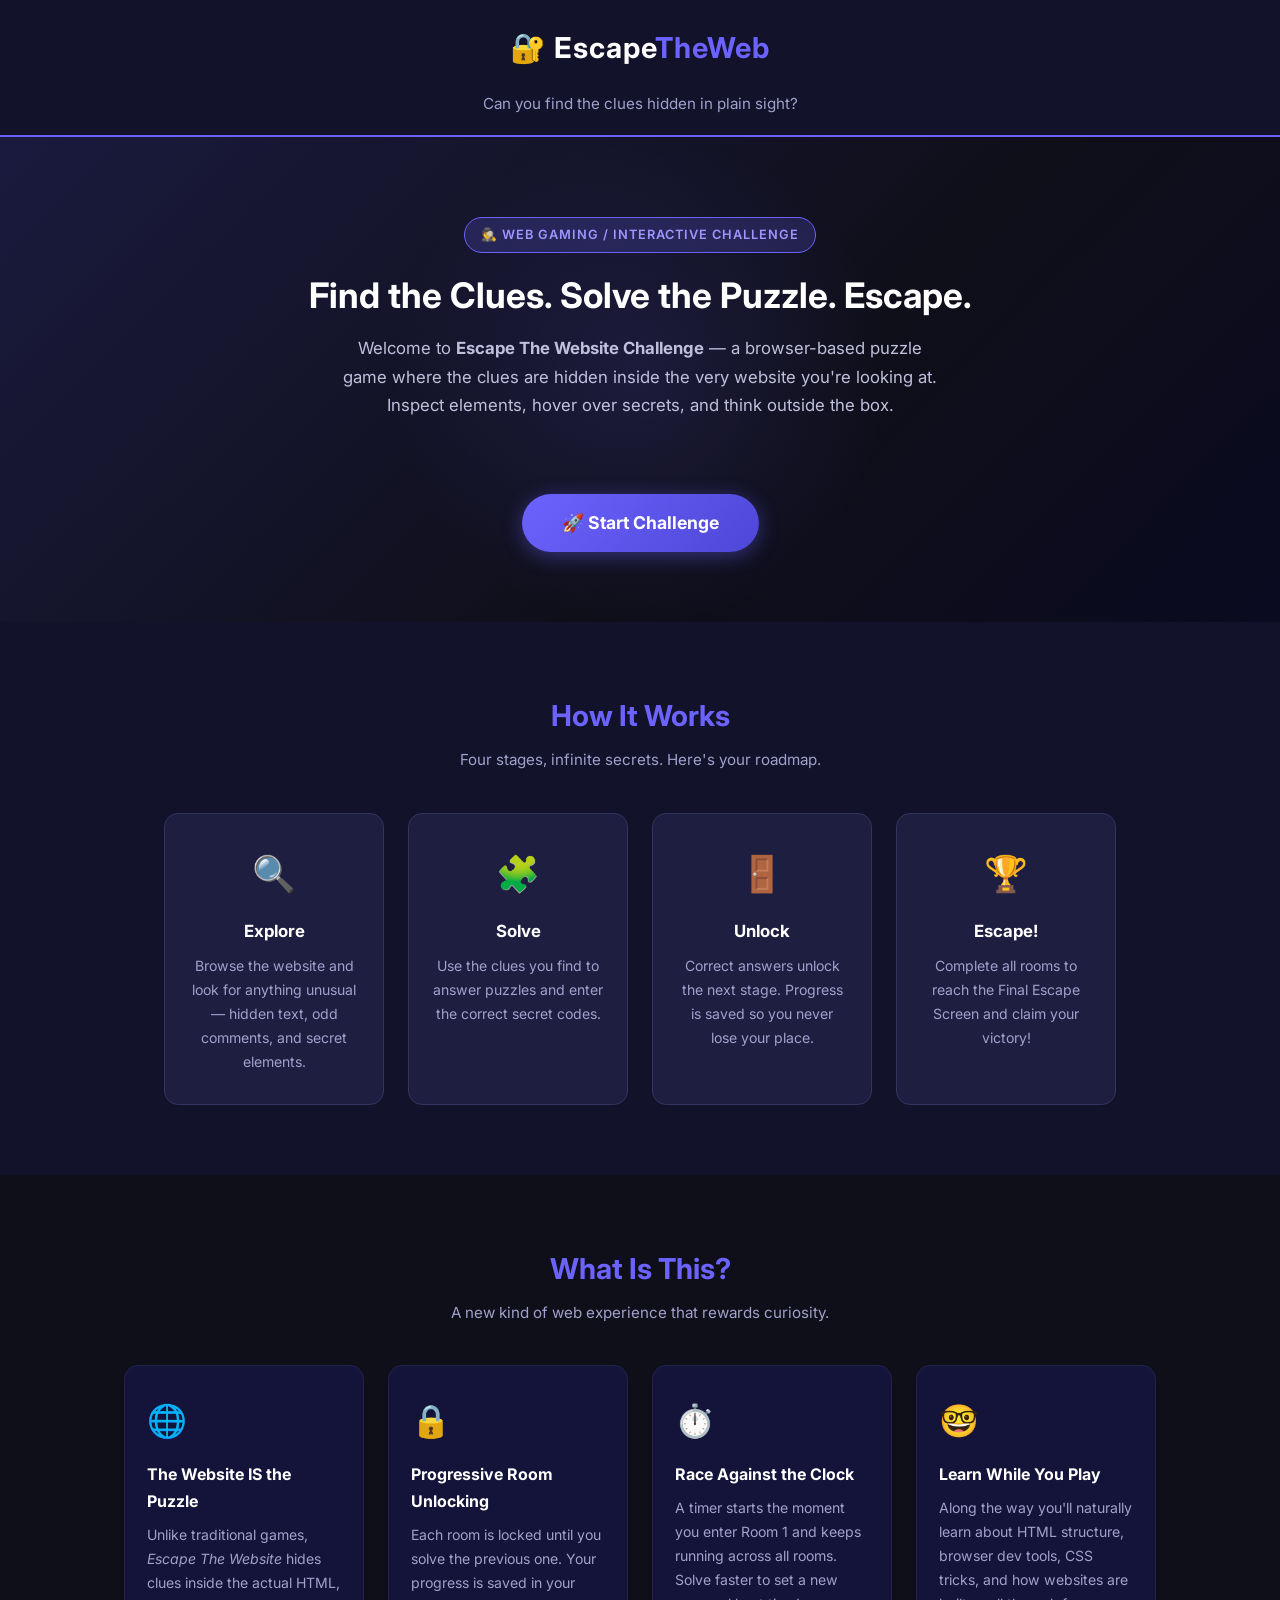
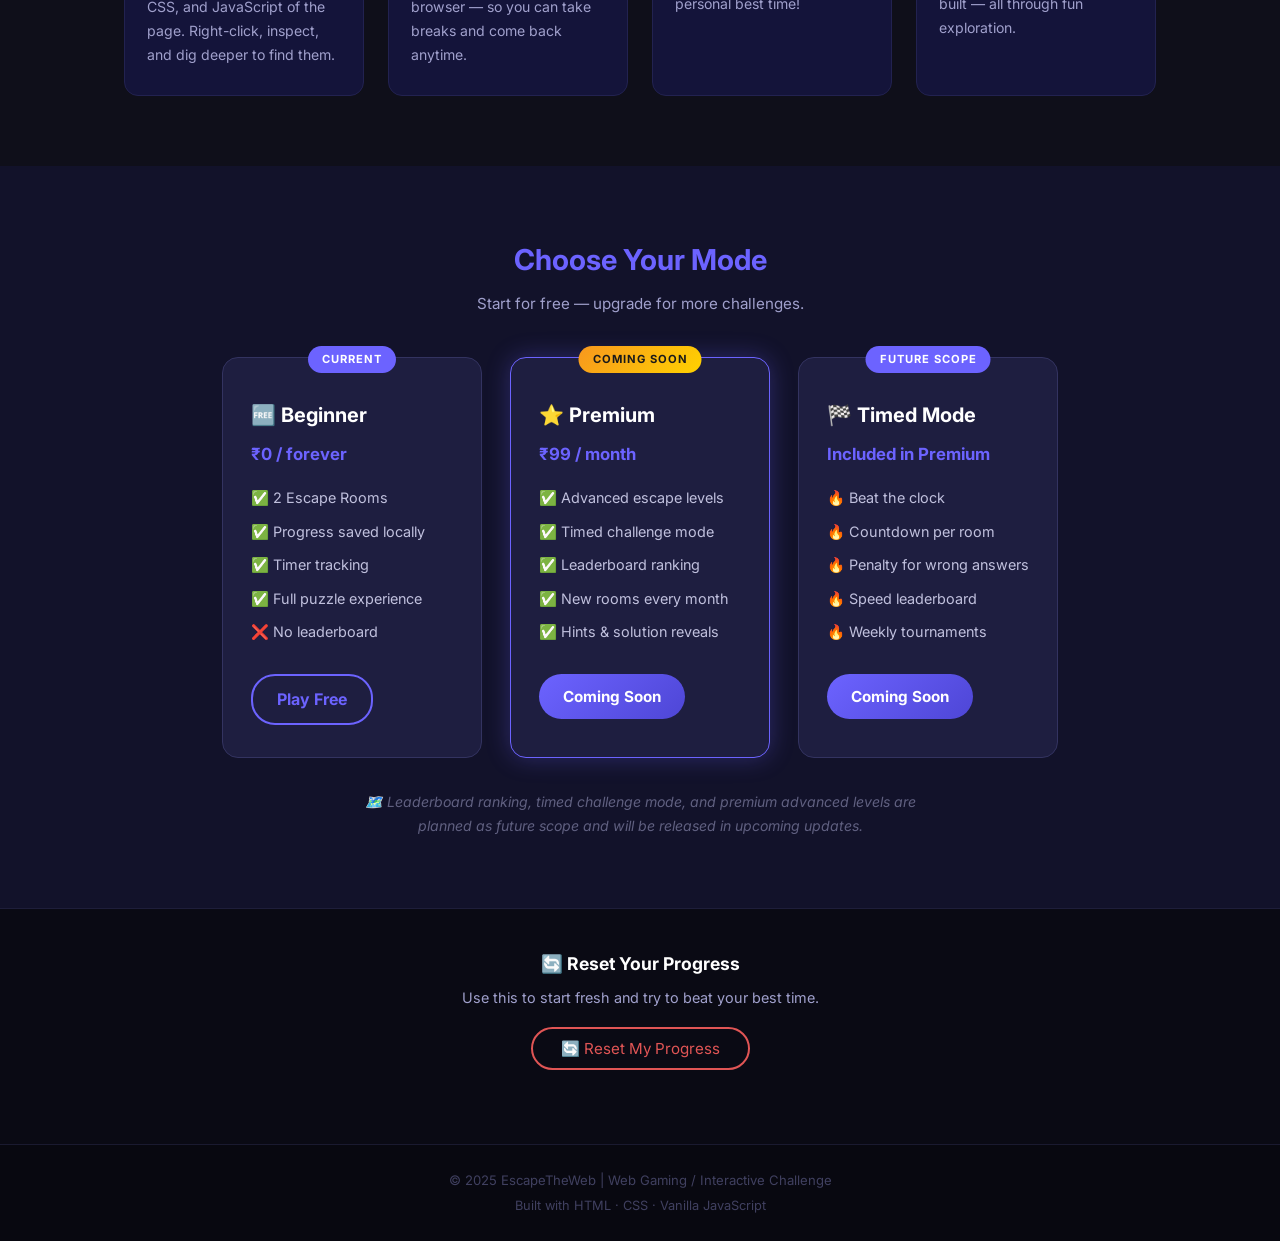
<file: index.html>
<!DOCTYPE html>
<html lang="en">

<head>
    <meta charset="UTF-8" />
    <meta name="viewport" content="width=device-width, initial-scale=1.0" />
    <title>Escape The Website Challenge — Web Gaming / Interactive Challenge</title>
    <meta name="description"
        content="A browser-based puzzle game where clues are hidden inside the website itself. Inspect, hover, solve, and escape!" />
    <link rel="stylesheet" href="style.css" />

    <!--
    ╔══════════════════════════════════════╗
    ║  👀 CURIOUS PLAYER DETECTED...       ║
    ║                                      ║
    ║  You're already inspecting the page! ║
    ║  That's exactly the right mindset.   ║
    ║                                      ║
    ║  CLUE #0: The game begins when       ║
    ║  you press "Start Challenge".        ║
    ║  But look carefully at every page.   ║
    ║  Not everything is what it seems.    ║
    ╚══════════════════════════════════════╝
    -->
</head>

<body>

    <!-- ===== HEADER ===== -->
    <header class="site-header">
        <h1 class="logo">🔐 Escape<span>TheWeb</span></h1>
        <p class="tagline">Can you find the clues hidden in plain sight?</p>
    </header>

    <!-- ===== HERO SECTION ===== -->
    <section class="hero">
        <div class="hero-content">
            <div class="hero-badge">🕵️ Web Gaming / Interactive Challenge</div>
            <h2>Find the Clues. Solve the Puzzle. Escape.</h2>
            <p>
                Welcome to <strong>Escape The Website Challenge</strong> — a browser-based puzzle game
                where the clues are hidden inside the very website you're looking at.
                Inspect elements, hover over secrets, and think outside the box.
            </p>
            <p id="bestTimeDisplay" class="best-time-hero"></p>
            <a href="room1.html" class="btn-start" id="startBtn">🚀 Start Challenge</a>
        </div>
    </section>

    <!-- ===== HOW IT WORKS SECTION ===== -->
    <section class="how-it-works">
        <h2>How It Works</h2>
        <p class="section-sub">Four stages, infinite secrets. Here's your roadmap.</p>
        <div class="steps">
            <div class="step">
                <span class="step-icon">🔍</span>
                <h3>Explore</h3>
                <p>Browse the website and look for anything unusual — hidden text, odd comments, and secret elements.</p>
            </div>
            <div class="step">
                <span class="step-icon">🧩</span>
                <h3>Solve</h3>
                <p>Use the clues you find to answer puzzles and enter the correct secret codes.</p>
            </div>
            <div class="step">
                <span class="step-icon">🚪</span>
                <h3>Unlock</h3>
                <p>Correct answers unlock the next stage. Progress is saved so you never lose your place.</p>
            </div>
            <div class="step">
                <span class="step-icon">🏆</span>
                <h3>Escape!</h3>
                <p>Complete all rooms to reach the Final Escape Screen and claim your victory!</p>
            </div>
        </div>
    </section>

    <!-- ===== PRODUCT CONCEPT SECTION ===== -->
    <section class="concept-section">
        <h2>What Is This?</h2>
        <p class="section-sub">A new kind of web experience that rewards curiosity.</p>
        <div class="concept-grid">
            <div class="concept-card">
                <span class="concept-icon">🌐</span>
                <h3>The Website IS the Puzzle</h3>
                <p>Unlike traditional games, <em>Escape The Website</em> hides clues inside the actual HTML, CSS, and
                    JavaScript of the page. Right-click, inspect, and dig deeper to find them.</p>
            </div>
            <div class="concept-card">
                <span class="concept-icon">🔒</span>
                <h3>Progressive Room Unlocking</h3>
                <p>Each room is locked until you solve the previous one. Your progress is saved in your browser — so you
                    can take breaks and come back anytime.</p>
            </div>
            <div class="concept-card">
                <span class="concept-icon">⏱️</span>
                <h3>Race Against the Clock</h3>
                <p>A timer starts the moment you enter Room 1 and keeps running across all rooms. Solve faster to set a
                    new personal best time!</p>
            </div>
            <div class="concept-card">
                <span class="concept-icon">🤓</span>
                <h3>Learn While You Play</h3>
                <p>Along the way you'll naturally learn about HTML structure, browser dev tools, CSS tricks, and how
                    websites are built — all through fun exploration.</p>
            </div>
        </div>
    </section>

    <!-- ===== PRICING / MODES SECTION ===== -->
    <section class="pricing">
        <h2>Choose Your Mode</h2>
        <p class="pricing-sub">Start for free — upgrade for more challenges.</p>
        <div class="pricing-cards">

            <div class="card">
                <div class="card-badge">Current</div>
                <h3>🆓 Beginner</h3>
                <p class="price">₹0 / forever</p>
                <ul>
                    <li>✅ 2 Escape Rooms</li>
                    <li>✅ Progress saved locally</li>
                    <li>✅ Timer tracking</li>
                    <li>✅ Full puzzle experience</li>
                    <li>❌ No leaderboard</li>
                </ul>
                <a href="room1.html" class="btn-outline">Play Free</a>
            </div>

            <div class="card card-highlight">
                <div class="card-badge badge-premium">Coming Soon</div>
                <h3>⭐ Premium</h3>
                <p class="price">₹99 / month</p>
                <ul>
                    <li>✅ Advanced escape levels</li>
                    <li>✅ Timed challenge mode</li>
                    <li>✅ Leaderboard ranking</li>
                    <li>✅ New rooms every month</li>
                    <li>✅ Hints &amp; solution reveals</li>
                </ul>
                <a href="#" class="btn-solid" aria-disabled="true">Coming Soon</a>
            </div>

            <div class="card">
                <div class="card-badge">Future Scope</div>
                <h3>🏁 Timed Mode</h3>
                <p class="price">Included in Premium</p>
                <ul>
                    <li>🔥 Beat the clock</li>
                    <li>🔥 Countdown per room</li>
                    <li>🔥 Penalty for wrong answers</li>
                    <li>🔥 Speed leaderboard</li>
                    <li>🔥 Weekly tournaments</li>
                </ul>
                <a href="#" class="btn-solid" aria-disabled="true">Coming Soon</a>
            </div>

        </div>
        <p class="future-note">
            <em>🗺️ Leaderboard ranking, timed challenge mode, and premium advanced levels are planned as future scope
                and will be released in upcoming updates.</em>
        </p>
    </section>

    <!-- ===== RESET PROGRESS ===== -->
    <section class="reset-section">
        <h3>🔄 Reset Your Progress</h3>
        <p class="reset-note">Use this to start fresh and try to beat your best time.</p>
        <button id="resetBtn" class="btn-reset">🔄 Reset My Progress</button>
        <p id="resetMsg" class="reset-msg"></p>
    </section>

    <!-- ===== FOOTER ===== -->
    <footer class="site-footer">
        <p>© 2025 EscapeTheWeb | Web Gaming / Interactive Challenge</p>
        <p class="footer-note">Built with HTML · CSS · Vanilla JavaScript</p>
    </footer>

    <script src="app.js"></script>
</body>

</html>
</file>
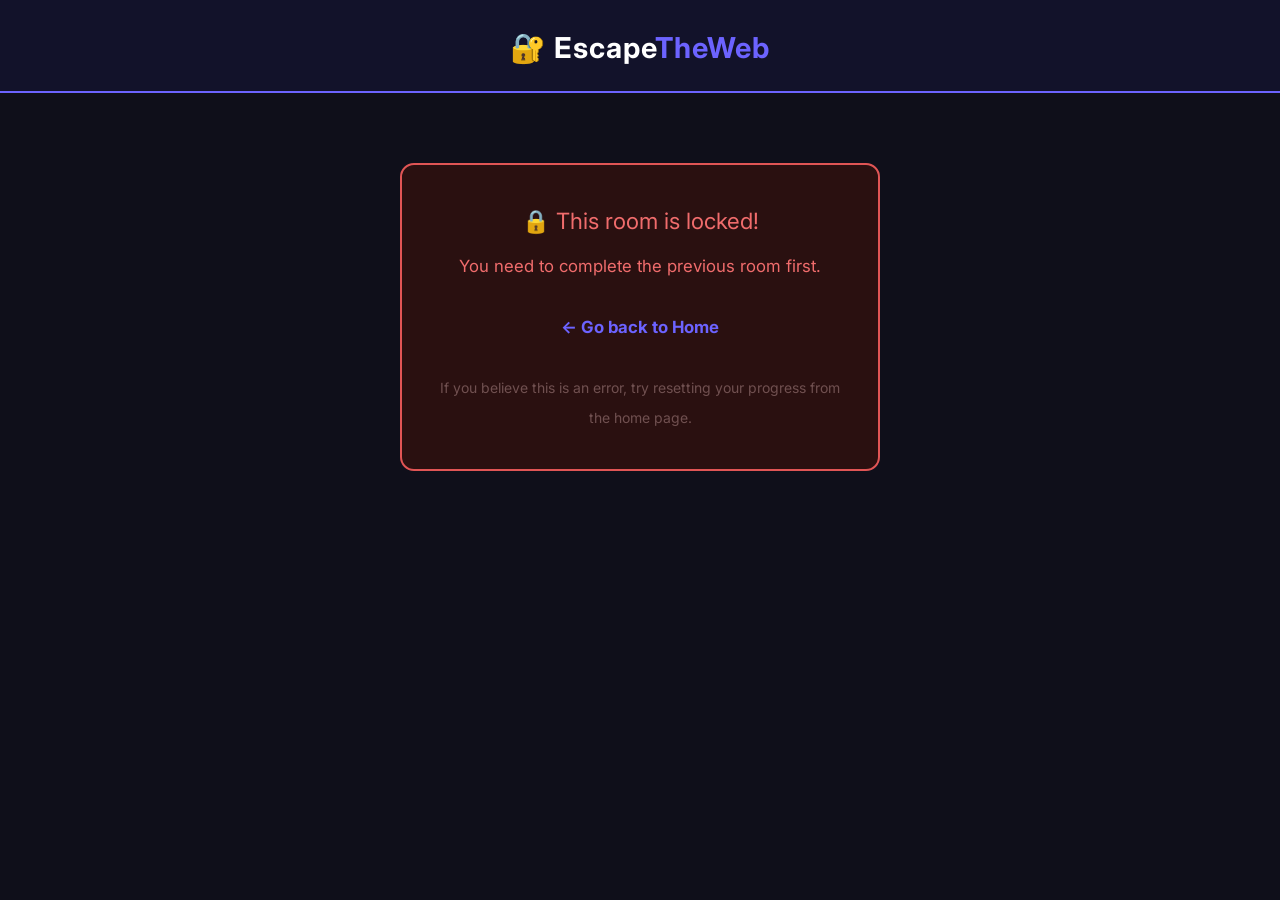
<file: final.html>
<!DOCTYPE html>
<html lang="en">

<head>
    <meta charset="UTF-8" />
    <meta name="viewport" content="width=device-width, initial-scale=1.0" />
    <title>Final Escape | Escape The Website</title>
    <link rel="stylesheet" href="style.css" />

    <!--
    ===== FINAL PAGE =====
    Congratulations, explorer.
    You solved the website and escaped successfully.
    Check your total time and best time below.
    -->
</head>

<body>

    <header class="site-header">
        <h1 class="logo">🔐 Escape<span>TheWeb</span></h1>
        <a href="index.html" class="nav-back">← Back to Home</a>
    </header>

    <main class="final-container">
        <div class="trophy-anim">🏆</div>
        <h2 class="final-heading">You Escaped!</h2>
        <p class="final-sub">
            Congratulations! You solved all clues, completed every room, and escaped the website.
        </p>

        <div class="results-box">
            <p class="result-item" id="finalTime">⏱ You completed it in: 00:00</p>
            <p class="result-item best-time-final" id="finalBestTime">🏅 Best Time Ever: No record yet</p>
        </div>

        <div class="star-rating" id="starRating"></div>
        <p class="star-label" id="starLabel">⭐ Calculating your performance...</p>

        <div class="recap-grid">
            <div class="recap-item">
                <span class="recap-icon">🔍</span>
                <span>Inspected clues hidden inside HTML comments and attributes</span>
                <span class="recap-badge">Solved</span>
            </div>
            <div class="recap-item">
                <span class="recap-icon">🧩</span>
                <span>Completed the sequence and typing bonus puzzles</span>
                <span class="recap-badge">Solved</span>
            </div>
            <div class="recap-item">
                <span class="recap-icon">⏱️</span>
                <span>Finished the full escape challenge with timer tracking</span>
                <span class="recap-badge badge-gold">Complete</span>
            </div>
        </div>

        <div class="final-actions">
            <a href="room1.html" class="btn-start">🔁 Play Again</a>
            <button id="finalResetBtn" class="btn-reset">🗑 Reset Progress</button>
        </div>

        <p class="final-note">
            Thanks for playing Escape The Website Challenge.
        </p>
    </main>

    <footer class="site-footer">
        <p>🏁 Final Escape Screen | Escape The Website Challenge</p>
    </footer>

    <script src="app.js"></script>
</body>

</html>
</file>
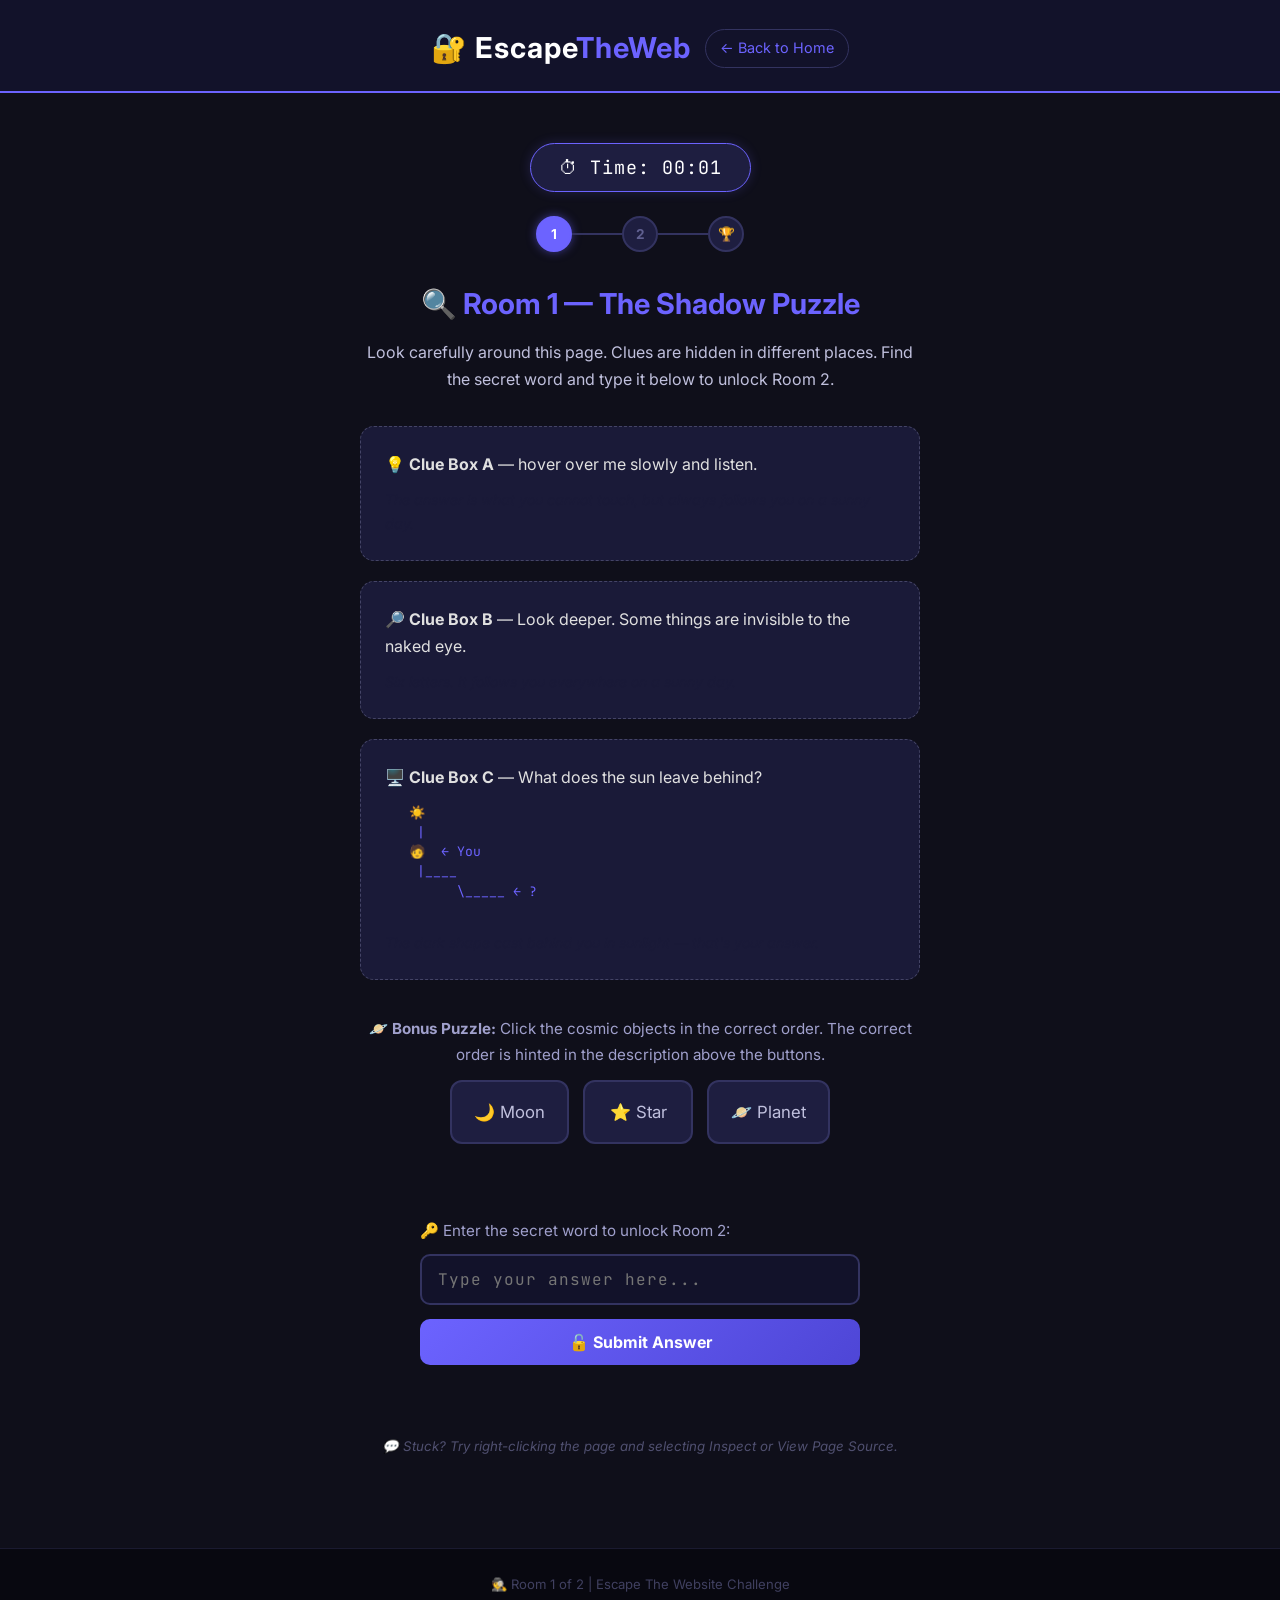
<file: room1.html>
<!DOCTYPE html>
<html lang="en">

<head>
    <meta charset="UTF-8" />
    <meta name="viewport" content="width=device-width, initial-scale=1.0" />
    <title>Room 1 — The Shadow Puzzle | Escape The Website</title>
    <link rel="stylesheet" href="style.css" />

    <!--
    ===== SECRET DEVELOPER NOTE =====
    Hey curious player! You found an HTML comment.
    Here's your FIRST CLUE:
    "What is cast by an object when light falls on it?"
    Think of a single word. You know this one!
    =================================
    -->
</head>

<body>

    <header class="site-header">
        <h1 class="logo">🔐 Escape<span>TheWeb</span></h1>
        <a href="index.html" class="nav-back">← Back to Home</a>
    </header>

    <div class="room-container">

        <div class="timer-display" id="timerDisplay">⏱ Time: 00:00</div>

        <div class="room-progress">
            <span class="progress-dot active">1</span>
            <span class="progress-line"></span>
            <span class="progress-dot">2</span>
            <span class="progress-line"></span>
            <span class="progress-dot">🏆</span>
        </div>

        <h2 class="room-title">🔍 Room 1 — The Shadow Puzzle</h2>
        <p class="room-desc">
            Look carefully around this page. Clues are hidden in different places.
            Find the secret word and type it below to unlock Room 2.
        </p>

        <div class="clue-box" title="There is more than meets the eye here...">
            <p>💡 <strong>Clue Box A</strong> — hover over me slowly and listen.</p>
            <!--
                HINT: The invisible text below is only hidden by CSS color.
                Try hovering the box, or use Ctrl+A to select all text on the page.
            -->
            <p class="hidden-clue">
                The answer is what you cannot touch, but always follows you on a sunny day.
            </p>
        </div>

        <div class="clue-box" data-fragment="sha" data-secret="It rhymes with 'meadow'.">
            <p>🔎 <strong>Clue Box B</strong> — Look deeper. Some things are invisible to the naked eye.</p>
            <!--
                INSPECTOR'S CORNER:
                You're getting warmer...
                Combine what you see with what you know.
            -->
            <p class="hidden-clue" id="inspectorHint">
                Six letters. It follows you everywhere on a sunny day.
            </p>
        </div>

        <div class="clue-box ascii-hint">
            <p>🖥️ <strong>Clue Box C</strong> — What does the sun leave behind?</p>
            <pre class="ascii-art">
   ☀️
    |
   🧑  ← You
    |____
         \_____ ← ?
            </pre>
            <p class="hidden-clue">The dark shape cast behind you in sunlight — that's your answer.</p>
        </div>

        <div class="sequence-section">
            <p class="sequence-hint">
                🪐 <strong>Bonus Puzzle:</strong> Click the cosmic objects in the correct order.
                The correct order is hinted in the description above the buttons.
            </p>
            <div class="click-sequence">
                <div class="seq-item" id="moon">🌙 Moon</div>
                <div class="seq-item" id="star">⭐ Star</div>
                <div class="seq-item" id="planet">🪐 Planet</div>
            </div>
            <p class="feedback" id="seqFeedback"></p>

            <div id="seqClueRevealed" class="revealed-clue">
                🌟 Bonus clue unlocked: <em>"The DARK silhouette behind every object in sunlight."</em>
                <br><small>(Now you know the answer. Go type it below!)</small>
            </div>
        </div>

        <div class="code-form">
            <label for="room1Input">🔑 Enter the secret word to unlock Room 2:</label>
            <input
                type="text"
                id="room1Input"
                placeholder="Type your answer here..."
                autocomplete="off"
            />
            <button id="room1SubmitBtn">🔓 Submit Answer</button>
            <p class="feedback" id="room1Feedback"></p>
        </div>

        <p class="room-hint-footer">
            💬 Stuck? Try right-clicking the page and selecting <em>Inspect</em> or <em>View Page Source</em>.
        </p>

    </div>

    <footer class="site-footer">
        <p>🕵️ Room 1 of 2 | Escape The Website Challenge</p>
    </footer>

    <script src="app.js"></script>
</body>

</html>
</file>
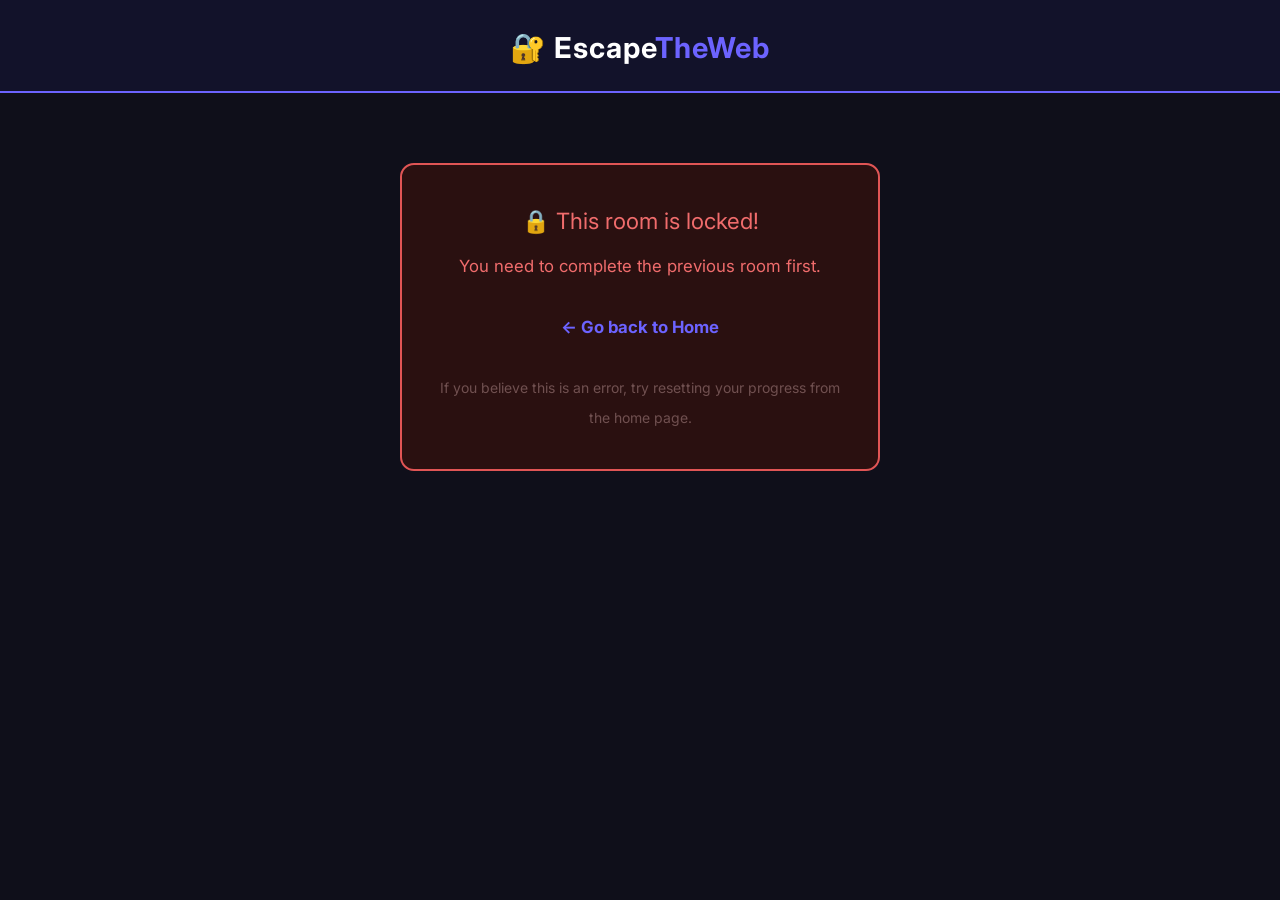
<file: room2.html>
<!DOCTYPE html>
<html lang="en">

<head>
    <meta charset="UTF-8" />
    <meta name="viewport" content="width=device-width, initial-scale=1.0" />
    <title>Room 2 — The Cipher Room | Escape The Website</title>
    <link rel="stylesheet" href="style.css" />

    <!--
    ===== ROOM 2 SECRET NOTES =====
    Welcome to Room 2. You've made it past Room 1!
    But the real challenge starts here.

    CLUE #2A: Think of a word that means
    "a secret method of writing".
    Used by spies and cryptographers.

    CLUE #2B: The scrambled word below is your key.
    Unscramble it. Then type the REAL word below.
    ================================
    -->
</head>

<body>

    <header class="site-header">
        <h1 class="logo">🔐 Escape<span>TheWeb</span></h1>
        <a href="index.html" class="nav-back">← Back to Home</a>
    </header>

    <div class="room-container">

        <div class="timer-display" id="timerDisplay">⏱ Time: 00:00</div>

        <div class="room-progress">
            <span class="progress-dot done">✓</span>
            <span class="progress-line progress-line-done"></span>
            <span class="progress-dot active">2</span>
            <span class="progress-line"></span>
            <span class="progress-dot">🏆</span>
        </div>

        <h2 class="room-title">🔐 Room 2 — The Cipher Room</h2>
        <p class="room-desc">
            You survived Room 1! But Room 2 is trickier.
            The clue is <em>scrambled</em>. Unscramble it, then enter the real word below.
        </p>

        <div class="clue-box">
            <p>🔀 <strong>Scrambled Clue</strong> — Unscramble the letters to find the answer:</p>
            <div class="scrambled-word" id="scrambledDisplay">
                <span class="letter-tile">R</span>
                <span class="letter-tile">E</span>
                <span class="letter-tile">H</span>
                <span class="letter-tile">I</span>
                <span class="letter-tile">C</span>
                <span class="letter-tile">P</span>
            </div>

            <p class="hidden-clue">
                Rearrange all 6 letters to find a word meaning "a secret code or method of encryption."
            </p>
        </div>

        <!--
            Look at the div below in browser DevTools.
            It has a special attribute that gives you a big hint.
            Right-click → Inspect → look at the attributes.
        -->
        <div
            class="clue-box"
            data-secret="This word is used when breaking codes. Think: Julius Caesar used a ______."
            aria-label="Secret: the answer is a 6-letter word for a secret writing system"
            title="Inspect this element! The data-secret attribute holds a clue."
        >
            <p>🕵️ <strong>Inspector's Box</strong> — Right-click and inspect this element carefully.</p>
            <p class="inspect-note">
                (Hint: look at the element's <code class="code-highlight">data-secret</code> and
                <code class="code-highlight">aria-label</code> attributes.)
            </p>
            <p class="hidden-clue">Julius Caesar used one to send secret messages to his armies. Six letters.</p>
        </div>

        <div class="keyboard-puzzle">
            <h3 class="keyboard-title">⌨️ Keyboard Challenge</h3>
            <p class="keyboard-note">
                Type the following phrase using your keyboard to reveal a bonus clue:<br>
                <strong class="keyboard-word">"decode"</strong> — type it now (case-insensitive):
            </p>

            <div class="keyboard-listener-box" id="keyListenerBox" tabindex="0">
                <span id="keyDisplayText">🖱️ Click here, then type: <strong>decode</strong></span>
                <input
                    type="text"
                    id="keyboardInput"
                    class="invisible-input"
                    autocomplete="off"
                    maxlength="20"
                />
            </div>

            <p class="feedback" id="keyFeedback"></p>

            <div id="keyClueRevealed" class="revealed-clue">
                🎉 Keyboard clue unlocked: <em>"The word you need is what a spy uses to keep messages secret. It's also the name of a classic encryption technique."</em>
            </div>
        </div>

        <div class="code-form">
            <label for="room2Input">🔑 Enter the secret word to unlock the Final Room:</label>
            <input
                type="text"
                id="room2Input"
                placeholder="Type the unscrambled word..."
                autocomplete="off"
            />
            <button id="room2SubmitBtn">🔓 Submit &amp; Escape!</button>
            <p class="feedback" id="room2Feedback"></p>
        </div>

        <p class="room-hint-footer">
            💬 Stuck? Re-read the scrambled letters. The word means "secret code". Think spy movies!
        </p>

    </div>

    <footer class="site-footer">
        <p>🕵️ Room 2 of 2 | Escape The Website Challenge</p>
    </footer>

    <script src="app.js"></script>
</body>

</html>
</file>
<file: style.css>
@import url('https://fonts.googleapis.com/css2?family=Inter:wght@400;600;700&family=JetBrains+Mono:wght@400;700&display=swap');

/* =========================
   ROOT VARIABLES
========================= */
:root {
  --p: #6c63ff;
  --p2: #4e46d6;
  --bg: #0f0f1a;
  --bg2: #12122a;
  --bg3: #1e1e40;
  --border: #333360;
  --muted: #a0a0cc;
  --green: #6cf0a0;
  --red: #e05555;
}

/* =========================
   RESET
========================= */
*,
html {
  margin: 0;
  padding: 0;
  box-sizing: border-box;
  scroll-behavior: smooth;
}

body {
  font-family: 'Inter', 'Segoe UI', sans-serif;
  background: var(--bg);
  color: #e0e0e0;
  line-height: 1.7;
}

a {
  text-decoration: none;
}

ul {
  list-style: none;
}

/* =========================
   HEADER
========================= */
.site-header {
  background: var(--bg2);
  text-align: center;
  padding: 24px 20px 18px;
  border-bottom: 2px solid var(--p);
  display: flex;
  flex-wrap: wrap;
  align-items: center;
  justify-content: center;
  gap: 14px;
}

.logo {
  font-size: 1.8rem;
  color: #fff;
  letter-spacing: 1px;
  font-weight: 700;
}

.logo span {
  color: var(--p);
}

.tagline {
  color: var(--muted);
  font-size: 0.95rem;
  width: 100%;
  margin-top: 4px;
}

.nav-back {
  color: var(--p);
  font-size: 0.9rem;
  padding: 6px 14px;
  border: 1px solid var(--border);
  border-radius: 20px;
  transition: background 0.2s, color 0.2s;
}

.nav-back:hover {
  background: var(--p);
  color: #fff;
}

/* =========================
   HERO
========================= */
.hero {
  background: linear-gradient(135deg, #1a1a3e 0%, var(--bg) 60%, #0a0a20 100%);
  padding: 80px 20px 70px;
  text-align: center;
  position: relative;
  overflow: hidden;
}

.hero::before {
  content: "";
  position: absolute;
  top: 50%;
  left: 50%;
  width: 500px;
  height: 500px;
  transform: translate(-50%, -50%);
  pointer-events: none;
  background: radial-gradient(circle, rgba(108, 99, 255, 0.12) 0%, transparent 70%);
  animation: pulse-glow 4s ease-in-out infinite;
}

@keyframes pulse-glow {
  0%,
  100% {
    opacity: 0.5;
    transform: translate(-50%, -50%) scale(1);
  }

  50% {
    opacity: 1;
    transform: translate(-50%, -50%) scale(1.12);
  }
}

.hero-content {
  position: relative;
  z-index: 1;
}

.hero-content h2 {
  font-size: 2.2rem;
  color: #fff;
  margin-bottom: 16px;
  line-height: 1.3;
  font-weight: 700;
}

.hero-content p {
  max-width: 600px;
  margin: 0 auto 20px;
  color: #c0c0dd;
  font-size: 1.05rem;
}

.best-time-hero {
  color: var(--p);
  font-size: 1rem;
  font-weight: 600;
  margin-bottom: 10px;
  min-height: 24px;
}

.hero-badge {
  display: inline-block;
  background: rgba(108, 99, 255, 0.2);
  border: 1px solid var(--p);
  color: #9d96ff;
  font-size: 0.8rem;
  font-weight: 600;
  letter-spacing: 1px;
  text-transform: uppercase;
  padding: 6px 16px;
  border-radius: 20px;
  margin-bottom: 20px;
  animation: pulse-badge 2.5s ease-in-out infinite;
}

@keyframes pulse-badge {
  0%,
  100% {
    box-shadow: 0 0 0 0 rgba(108, 99, 255, 0.3);
  }

  50% {
    box-shadow: 0 0 0 8px rgba(108, 99, 255, 0);
  }
}

/* =========================
   BUTTONS
========================= */
.btn-start {
  background: linear-gradient(135deg, var(--p), var(--p2));
  color: #fff;
  padding: 14px 40px;
  border-radius: 30px;
  font-size: 1.1rem;
  font-weight: 700;
  display: inline-block;
  margin-top: 10px;
  box-shadow: 0 4px 20px rgba(108, 99, 255, 0.4);
  transition: transform 0.2s, box-shadow 0.2s;
  border: none;
  cursor: pointer;
}

.btn-start:hover {
  transform: scale(1.06) translateY(-2px);
  box-shadow: 0 8px 28px rgba(108, 99, 255, 0.55);
}

.btn-outline {
  display: inline-block;
  margin-top: 20px;
  padding: 10px 24px;
  border: 2px solid var(--p);
  color: var(--p);
  border-radius: 24px;
  font-weight: 700;
  transition: background 0.2s, color 0.2s;
}

.btn-outline:hover {
  background: var(--p);
  color: #fff;
}

.btn-solid {
  display: inline-block;
  margin-top: 20px;
  padding: 10px 24px;
  background: linear-gradient(135deg, var(--p), var(--p2));
  color: #fff;
  border-radius: 24px;
  font-weight: 700;
  border: none;
  cursor: pointer;
  font-size: 0.95rem;
  transition: opacity 0.2s;
}

.btn-solid:hover {
  opacity: 0.85;
}

.btn-reset {
  background: transparent;
  border: 2px solid var(--red);
  color: var(--red);
  padding: 10px 28px;
  border-radius: 24px;
  font-size: 0.95rem;
  cursor: pointer;
  font-family: inherit;
  transition: background 0.2s, color 0.2s;
}

.btn-reset:hover {
  background: var(--red);
  color: #fff;
}

/* =========================
   SHARED SECTIONS
========================= */
.how-it-works,
.concept-section,
.pricing {
  padding: 70px 20px;
  text-align: center;
}

.how-it-works {
  background: var(--bg2);
}

.concept-section {
  background: var(--bg);
}

.pricing {
  background: var(--bg2);
}

.how-it-works h2,
.concept-section h2,
.pricing h2 {
  font-size: 1.8rem;
  color: var(--p);
  margin-bottom: 6px;
  font-weight: 700;
}

.section-sub,
.pricing-sub {
  color: var(--muted);
  font-size: 0.95rem;
  margin: 6px 0 40px;
}

/* =========================
   CARD GRIDS
========================= */
.steps,
.concept-grid,
.pricing-cards {
  display: flex;
  flex-wrap: wrap;
  justify-content: center;
  gap: 24px;
  margin-top: 10px;
}

.pricing-cards {
  gap: 28px;
}

.step {
  background: var(--bg3);
  border: 1px solid var(--border);
  border-radius: 14px;
  padding: 30px 24px;
  width: 220px;
  transition: transform 0.25s, border-color 0.25s, box-shadow 0.25s;
}

.step:hover {
  transform: translateY(-8px);
  border-color: var(--p);
  box-shadow: 0 8px 24px rgba(108, 99, 255, 0.2);
}

.step-icon {
  font-size: 2.2rem;
  display: block;
  margin-bottom: 14px;
}

.step h3 {
  color: #fff;
  margin-bottom: 8px;
  font-size: 1.05rem;
}

.step p,
.concept-card p {
  color: var(--muted);
  font-size: 0.88rem;
}

.concept-card {
  background: #14143a;
  border: 1px solid #222250;
  border-radius: 14px;
  padding: 28px 22px;
  width: 240px;
  text-align: left;
  transition: transform 0.2s, border-color 0.2s;
}

.concept-card:hover {
  transform: translateY(-6px);
  border-color: var(--p);
}

.concept-icon {
  font-size: 2rem;
  display: block;
  margin-bottom: 12px;
}

.concept-card h3 {
  color: #fff;
  margin-bottom: 8px;
  font-size: 1rem;
}

/* =========================
   PRICING
========================= */
.card {
  background: var(--bg3);
  border: 1px solid var(--border);
  border-radius: 16px;
  padding: 32px 28px;
  width: 260px;
  text-align: left;
  position: relative;
  transition: transform 0.2s, box-shadow 0.2s;
}

.card:hover {
  transform: translateY(-5px);
  box-shadow: 0 6px 20px rgba(108, 99, 255, 0.15);
}

.card-highlight {
  border-color: var(--p);
  box-shadow: 0 0 24px rgba(108, 99, 255, 0.3);
}

.card h3 {
  font-size: 1.25rem;
  color: #fff;
  margin: 8px 0;
}

.card .price {
  color: var(--p);
  font-size: 1.05rem;
  font-weight: 700;
  margin-bottom: 18px;
}

.card ul li {
  margin-bottom: 9px;
  color: #c0c0dd;
  font-size: 0.9rem;
}

.card-badge {
  position: absolute;
  top: -12px;
  left: 50%;
  transform: translateX(-50%);
  background: var(--p);
  color: #fff;
  font-size: 0.7rem;
  font-weight: 700;
  letter-spacing: 1px;
  text-transform: uppercase;
  padding: 4px 14px;
  border-radius: 20px;
}

.badge-premium {
  background: linear-gradient(135deg, #f7971e, #ffd200);
  color: #1a1a1a;
}

.future-note {
  margin: 32px auto 0;
  color: #606080;
  font-size: 0.88rem;
  max-width: 560px;
}

/* =========================
   RESET & FOOTER
========================= */
.reset-section {
  text-align: center;
  padding: 40px 20px;
  background: #0a0a14;
  border-top: 1px solid #1e1e3a;
}

.reset-section h3 {
  color: #fff;
  font-size: 1.1rem;
  margin-bottom: 8px;
}

.reset-note {
  color: var(--muted);
  margin-bottom: 16px;
  font-size: 0.9rem;
}

.reset-msg {
  margin-top: 12px;
  color: var(--green);
  font-size: 0.9rem;
  min-height: 22px;
}

.site-footer {
  text-align: center;
  padding: 24px 20px;
  background: #080810;
  color: #404060;
  font-size: 0.82rem;
  border-top: 1px solid #1a1a30;
}

.footer-note {
  margin-top: 4px;
  font-size: 0.8rem;
}

/* =========================
   ROOM PAGES
========================= */
.room-container {
  max-width: 720px;
  margin: 50px auto;
  padding: 0 20px 40px;
  text-align: center;
}

.room-title {
  font-size: 1.8rem;
  color: var(--p);
  margin-bottom: 10px;
  font-weight: 700;
}

.room-desc {
  color: #c0c0dd;
  margin: 0 auto 32px;
  font-size: 1rem;
  max-width: 560px;
}

.timer-display {
  font-size: 1.15rem;
  color: #fff;
  background: var(--bg3);
  display: inline-block;
  padding: 8px 28px;
  border-radius: 30px;
  margin-bottom: 24px;
  border: 1px solid var(--p);
  font-family: 'JetBrains Mono', monospace;
  letter-spacing: 1px;
  box-shadow: 0 0 12px rgba(108, 99, 255, 0.2);
}

/* =========================
   PROGRESS
========================= */
.room-progress {
  display: flex;
  align-items: center;
  justify-content: center;
  margin-bottom: 28px;
}

.progress-dot {
  width: 36px;
  height: 36px;
  border-radius: 50%;
  background: var(--bg3);
  border: 2px solid var(--border);
  display: flex;
  align-items: center;
  justify-content: center;
  font-size: 0.85rem;
  color: #606090;
  font-weight: 700;
}

.progress-dot.active {
  background: var(--p);
  border-color: var(--p);
  color: #fff;
  box-shadow: 0 0 10px rgba(108, 99, 255, 0.5);
}

.progress-dot.done {
  background: #1e5c30;
  border-color: #2e8b50;
  color: var(--green);
}

.progress-line {
  width: 50px;
  height: 2px;
  background: var(--border);
}

.progress-line-done {
  background: #2e8b50;
}

/* =========================
   CLUE BOX
========================= */
.clue-box {
  background: #1a1a38;
  border: 1px dashed #444466;
  border-radius: 14px;
  padding: 24px;
  margin: 20px auto;
  max-width: 560px;
  cursor: pointer;
  text-align: left;
  transition: border-color 0.3s, box-shadow 0.3s;
}

.clue-box:hover {
  border-color: var(--p);
  box-shadow: 0 0 16px rgba(108, 99, 255, 0.2);
}

.hidden-clue {
  color: #1a1a38;
  transition: color 0.5s;
  font-size: 0.88rem;
  margin-top: 10px;
  user-select: all;
  font-style: italic;
}

.clue-box:hover .hidden-clue {
  color: #a0ffb0;
}

.ascii-hint pre.ascii-art {
  font-family: 'JetBrains Mono', monospace;
  font-size: 0.82rem;
  color: var(--p);
  margin: 12px 0 8px;
  white-space: pre;
  line-height: 1.5;
}

.revealed-clue {
  display: none;
  margin-top: 14px;
  color: #a0ffb0;
  font-size: 0.95rem;
  background: #0a2a14;
  border: 1px solid #2a5a2a;
  border-radius: 8px;
  padding: 14px;
}

/* =========================
   CLICK SEQUENCE
========================= */
.sequence-section {
  margin: 36px auto;
  max-width: 560px;
}

.sequence-hint {
  color: var(--muted);
  margin-bottom: 6px;
  font-size: 0.95rem;
}

.sequence-order-hint {
  color: var(--p);
  font-size: 0.88rem;
  margin-bottom: 16px;
  font-weight: 600;
}

.click-sequence {
  display: flex;
  flex-wrap: wrap;
  justify-content: center;
  gap: 14px;
  margin: 12px auto;
}

.seq-item {
  background: var(--bg3);
  border: 2px solid var(--border);
  border-radius: 12px;
  padding: 16px 22px;
  cursor: pointer;
  font-size: 1.05rem;
  color: #c0c0dd;
  user-select: none;
  min-width: 110px;
  text-align: center;
  transition: background 0.2s, border-color 0.2s, transform 0.1s;
}

.seq-item:hover {
  border-color: var(--p);
  color: #fff;
  transform: scale(1.04);
}

.seq-item.selected {
  background: linear-gradient(135deg, var(--p), var(--p2));
  border-color: var(--p);
  color: #fff;
  transform: scale(1.1);
  box-shadow: 0 0 12px rgba(108, 99, 255, 0.4);
}

.seq-item.wrong {
  background: #3a1010;
  border-color: var(--red);
  color: #f06c6c;
  animation: shake 0.4s ease;
}

@keyframes shake {
  0%,
  100% {
    transform: translateX(0);
  }

  25% {
    transform: translateX(-6px);
  }

  75% {
    transform: translateX(6px);
  }
}

/* =========================
   KEYBOARD
========================= */
.keyboard-puzzle {
  background: var(--bg2);
  border: 1px solid #222250;
  border-radius: 14px;
  padding: 28px 24px;
  margin: 28px auto;
  max-width: 560px;
  text-align: left;
}

.keyboard-title {
  color: #fff;
  font-size: 1.1rem;
  margin-bottom: 10px;
}

.keyboard-note {
  color: var(--muted);
  font-size: 0.92rem;
  margin-bottom: 14px;
}

.keyboard-word {
  color: var(--p);
}

.keyboard-listener-box {
  background: var(--bg3);
  border: 2px dashed #444466;
  border-radius: 12px;
  padding: 20px;
  cursor: text;
  position: relative;
  min-height: 60px;
  display: flex;
  align-items: center;
  transition: border-color 0.3s;
}

.keyboard-listener-box:hover,
.keyboard-listener-box:focus {
  border-color: var(--p);
  outline: none;
}

#keyDisplayText {
  color: var(--muted);
  font-size: 0.95rem;
}

.typing-dots {
  color: var(--p);
  letter-spacing: 4px;
}

.invisible-input {
  position: absolute;
  opacity: 0;
  width: 1px;
  height: 1px;
  pointer-events: none;
}

.inspect-note {
  color: #707090;
  font-size: 0.85rem;
  margin-top: 8px;
}

.code-highlight {
  color: #a0ffb0;
}

/* =========================
   SCRAMBLED WORD
========================= */
.scrambled-word {
  display: flex;
  justify-content: center;
  gap: 10px;
  margin: 16px 0;
  flex-wrap: wrap;
}

.letter-tile {
  display: inline-flex;
  align-items: center;
  justify-content: center;
  width: 48px;
  height: 52px;
  background: var(--bg3);
  border: 2px solid var(--p);
  border-radius: 10px;
  font-size: 1.4rem;
  font-weight: 700;
  color: var(--p);
  font-family: 'JetBrains Mono', monospace;
  user-select: none;
  transition: transform 0.2s;
}

.letter-tile:hover {
  transform: translateY(-4px);
  background: #26265a;
}

/* =========================
   CODE FORM
========================= */
.code-form {
  margin: 32px auto;
  max-width: 440px;
  text-align: left;
}

.code-form label {
  display: block;
  color: var(--muted);
  margin-bottom: 10px;
  font-size: 0.95rem;
}

.code-form input {
  width: 100%;
  padding: 13px 16px;
  border-radius: 10px;
  border: 2px solid var(--border);
  background: var(--bg2);
  color: #fff;
  font-size: 1rem;
  outline: none;
  font-family: 'JetBrains Mono', monospace;
  letter-spacing: 1px;
  transition: border-color 0.2s, box-shadow 0.2s;
}

.code-form input:focus {
  border-color: var(--p);
  box-shadow: 0 0 10px rgba(108, 99, 255, 0.25);
}

.code-form input.input-error {
  border-color: var(--red);
  box-shadow: 0 0 10px rgba(224, 85, 85, 0.25);
}

.code-form button {
  margin-top: 14px;
  width: 100%;
  padding: 13px;
  background: linear-gradient(135deg, var(--p), var(--p2));
  color: #fff;
  border: none;
  border-radius: 10px;
  font-size: 1rem;
  font-weight: 700;
  cursor: pointer;
  font-family: inherit;
  transition: opacity 0.2s, transform 0.1s;
}

.code-form button:hover {
  opacity: 0.88;
  transform: translateY(-1px);
}

.code-form button:disabled {
  opacity: 0.6;
  cursor: not-allowed;
}

/* =========================
   FEEDBACK
========================= */
.feedback {
  margin-top: 14px;
  font-size: 0.98rem;
  min-height: 24px;
  text-align: center;
}

.feedback.success {
  color: var(--green);
}

.feedback.error {
  color: #f06c6c;
}

.room-hint-footer {
  margin-top: 30px;
  color: #505070;
  font-size: 0.83rem;
  font-style: italic;
}

/* =========================
   LOCKED
========================= */
.locked-msg {
  background: #2a1010;
  border: 2px solid var(--red);
  border-radius: 14px;
  padding: 36px 28px;
  color: #f06c6c;
  font-size: 1.05rem;
  max-width: 480px;
  margin: 70px auto;
  text-align: center;
  line-height: 1.8;
}

.locked-msg p:first-child {
  font-size: 1.4rem;
  margin-bottom: 10px;
}

.locked-home-link {
  color: var(--p);
  font-weight: bold;
}

.locked-small-note {
  color: #705050;
}

/* =========================
   FINAL SCREEN
========================= */
.final-container {
  max-width: 640px;
  margin: 60px auto;
  padding: 0 20px 60px;
  text-align: center;
}

.trophy-anim {
  font-size: 5rem;
  display: inline-block;
  margin-bottom: 20px;
  filter: drop-shadow(0 0 16px rgba(255, 210, 0, 0.5));
  animation: trophy-bounce 0.9s ease infinite alternate;
}

@keyframes trophy-bounce {
  from {
    transform: translateY(0) scale(1);
  }

  to {
    transform: translateY(-14px) scale(1.08);
  }
}

.final-heading {
  font-size: 2.8rem;
  color: var(--green);
  margin-bottom: 14px;
  font-weight: 700;
  animation: glow-text 2s ease-in-out infinite alternate;
}

@keyframes glow-text {
  from {
    text-shadow: 0 0 10px rgba(108, 240, 160, 0.3);
  }

  to {
    text-shadow: 0 0 30px rgba(108, 240, 160, 0.7);
  }
}

.final-sub {
  color: #c0c0dd;
  font-size: 1.1rem;
  margin-bottom: 32px;
}

.results-box {
  background: var(--bg3);
  border: 1px solid #333368;
  border-radius: 14px;
  padding: 24px 28px;
  margin-bottom: 28px;
  display: inline-block;
  min-width: 280px;
}

.result-item {
  font-size: 1.1rem;
  color: #c0c0dd;
  margin-bottom: 10px;
  font-family: 'JetBrains Mono', monospace;
}

.best-time-final {
  color: var(--p);
  font-weight: 700;
  margin-bottom: 0;
}

.star-rating {
  font-size: 2rem;
  margin-bottom: 6px;
  letter-spacing: 6px;
}

.star {
  animation: star-pop 0.4s ease backwards;
}

.star:nth-child(1) {
  animation-delay: 0.1s;
}

.star:nth-child(2) {
  animation-delay: 0.3s;
}

.star:nth-child(3) {
  animation-delay: 0.5s;
}

.star-dim {
  opacity: 0.3;
}

@keyframes star-pop {
  from {
    transform: scale(0);
    opacity: 0;
  }

  to {
    transform: scale(1);
    opacity: 1;
  }
}

.star-label {
  color: var(--muted);
  font-size: 0.9rem;
  margin-bottom: 28px;
}

.recap-grid {
  background: var(--bg2);
  border: 1px solid #222250;
  border-radius: 14px;
  padding: 20px 24px;
  margin-bottom: 32px;
  text-align: left;
}

.recap-item {
  display: flex;
  align-items: center;
  gap: 12px;
  padding: 10px 0;
  border-bottom: 1px solid #1e1e3a;
  color: #c0c0dd;
  font-size: 0.95rem;
}

.recap-item:last-child {
  border-bottom: none;
}

.recap-icon {
  font-size: 1.2rem;
  min-width: 24px;
}

.recap-badge {
  margin-left: auto;
  background: #1e5c30;
  color: var(--green);
  font-size: 0.72rem;
  font-weight: 700;
  letter-spacing: 1px;
  padding: 3px 10px;
  border-radius: 10px;
  text-transform: uppercase;
}

.badge-gold {
  background: #4a3500;
  color: #ffd200;
}

.final-actions {
  display: flex;
  justify-content: center;
  gap: 16px;
  flex-wrap: wrap;
  margin-bottom: 24px;
}

.final-note {
  color: #505070;
  font-size: 0.85rem;
  font-style: italic;
}

/* =========================
   RESPONSIVE
========================= */
@media (max-width: 600px) {
  .hero-content h2 {
    font-size: 1.6rem;
  }

  .final-heading {
    font-size: 2rem;
  }

  .room-progress {
    transform: scale(0.85);
  }

  .scrambled-word {
    gap: 6px;
  }

  .letter-tile {
    width: 40px;
    height: 44px;
    font-size: 1.2rem;
  }

  .steps,
  .concept-grid,
  .pricing-cards {
    flex-direction: column;
    align-items: center;
  }

  .step,
  .concept-card,
  .card {
    width: 90%;
    max-width: 340px;
  }

  .site-header {
    padding: 20px 16px;
  }

  .btn-start,
  .btn-outline,
  .btn-solid,
  .btn-reset {
    width: 100%;
    max-width: 320px;
  }

  .room-container,
  .final-container {
    margin-top: 32px;
  }

  .code-form {
    max-width: 100%;
  }

  .timer-display {
    font-size: 1rem;
    padding: 8px 18px;
  }
}

.progress-bar {
  width: 100%;
  height: 8px;
  background: #1e1e3a;
  border-radius: 6px;
  margin-bottom: 20px;
}

.progress-fill {
  height: 100%;
  width: 50%;
  background: var(--p);
  border-radius: 6px;
  transition: width .4s;
}
</file>
